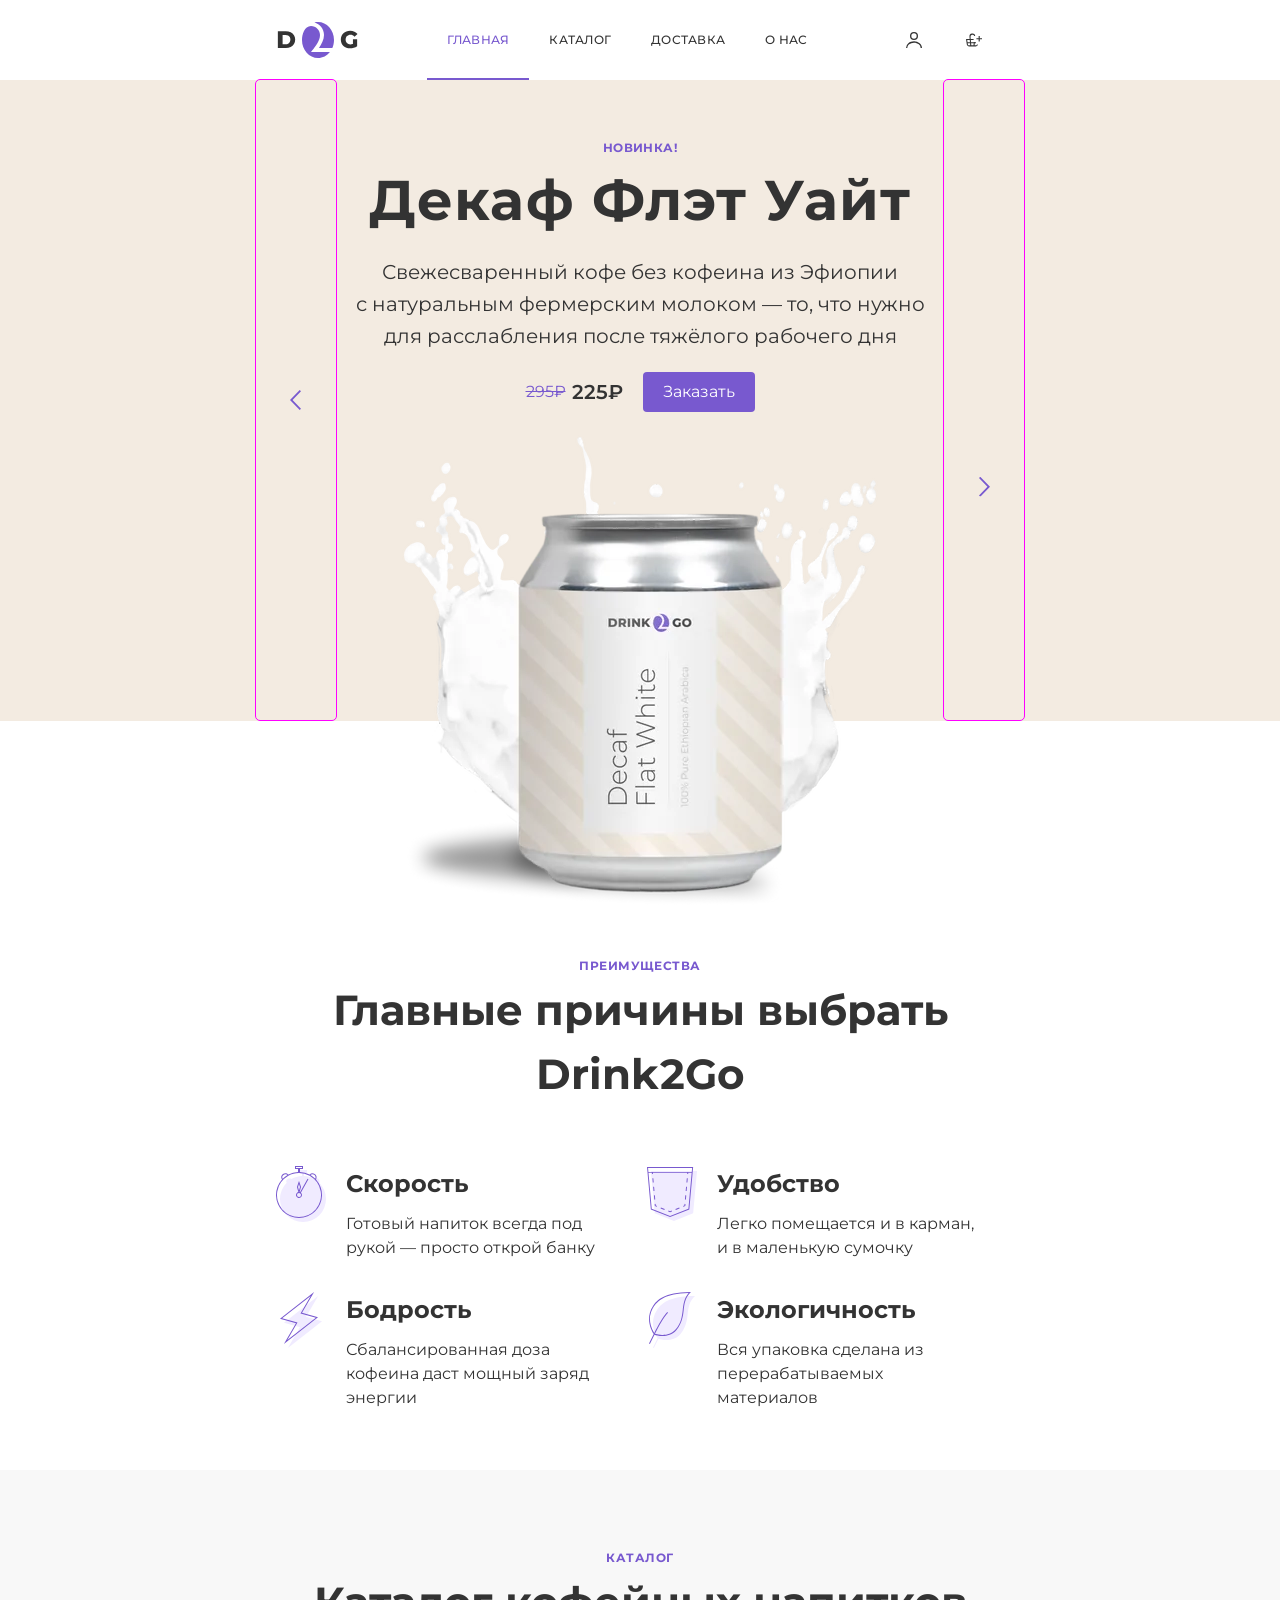
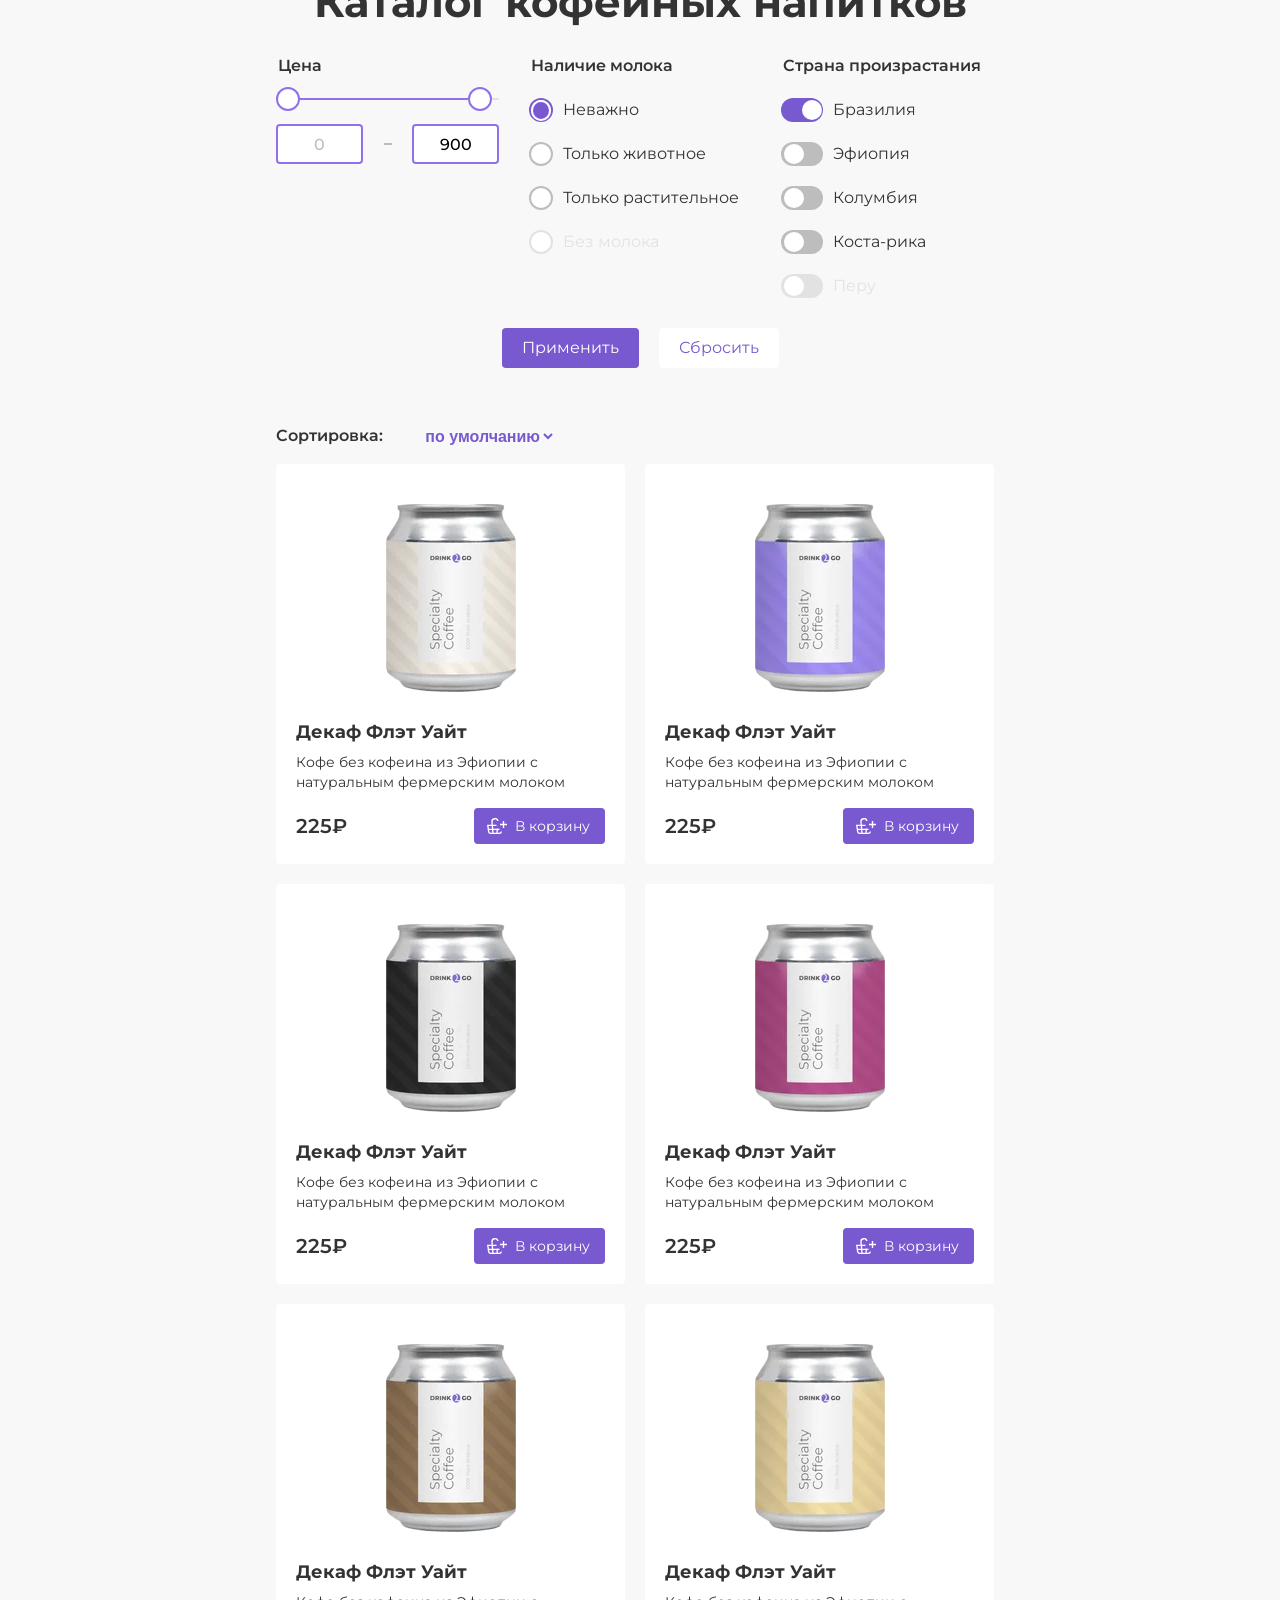
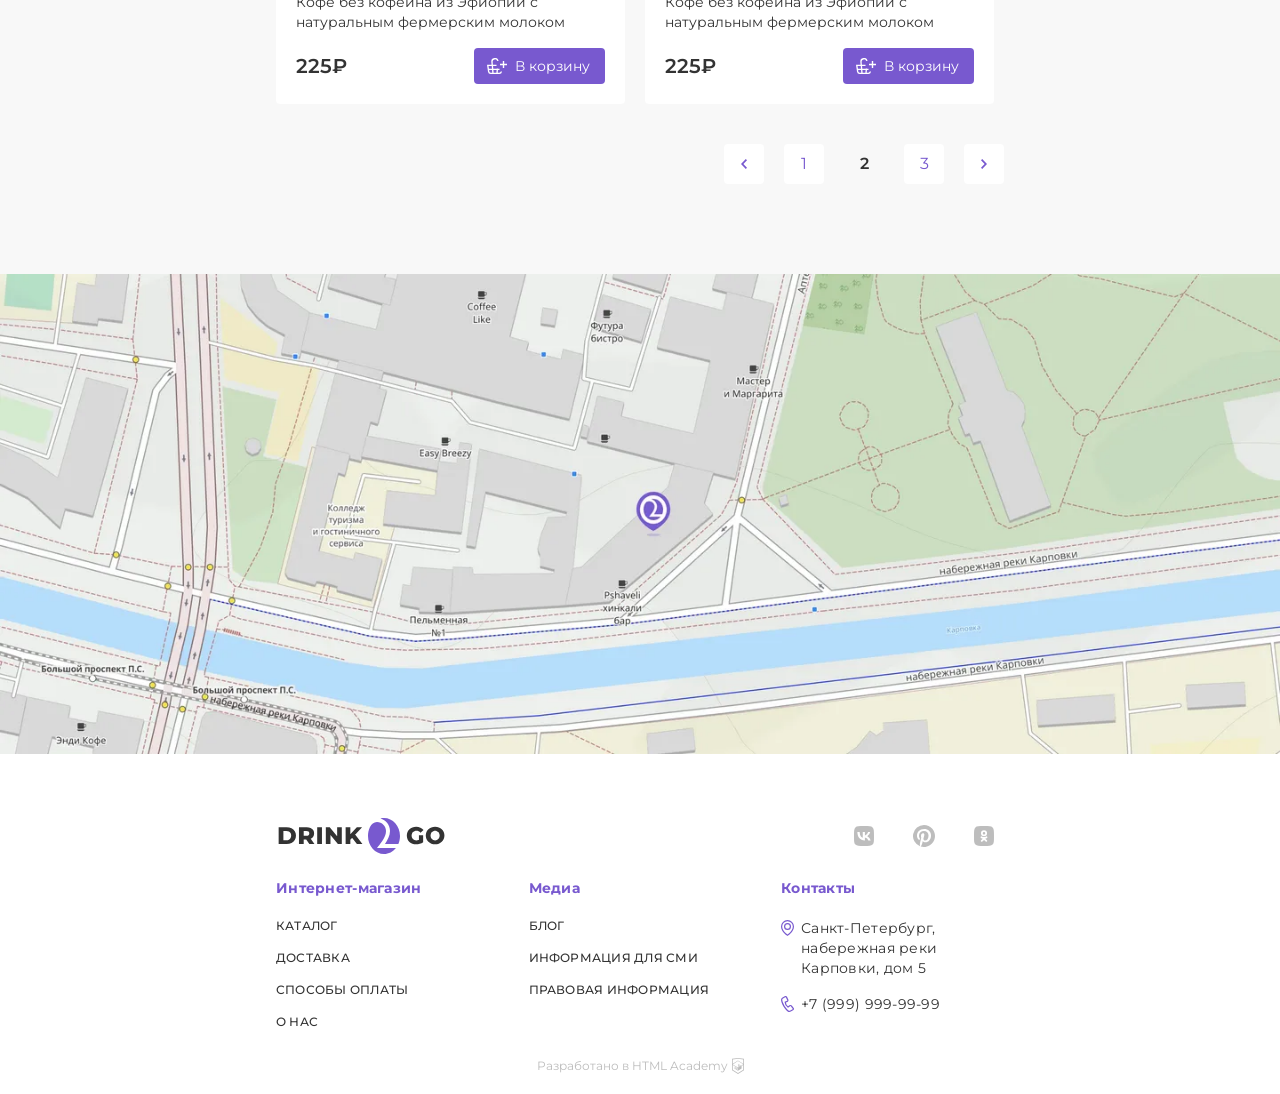
<file: 1/index.html>
<!DOCTYPE html><html class="page" lang="ru"><head><meta charset="UTF-8"><title>Интернет-магазин кофейных напитков</title><meta name="viewport" content="width=device-width,initial-scale=1"><link rel="preload" href="#" type="font/woff2" as="font"><link rel="stylesheet" href="styles/styles.css"><script src="scripts/index.js" defer="defer"></script></head><body class="page__body"><header class="header container" data-test="header"><div class="header__logo-wrapper"><a class="header__logo" href="index.html"><picture><source media="(width >= 1440px)" type="image/svg+xml" width="170" height="36" srcset="images/logo-desktop.svg"><source media="(width >= 768px)" type="image/svg+xml" width="82" height="36" srcset="images/logo-tablet.svg"><img src="images/logo-mobile.svg" width="32" height="36" alt="Логотип"></picture></a><p>Интернет-магазин кофейных напитков</p></div><div class="header__user-menu user-menu"><ul class="user-menu__item"><li class="user-menu__items"><a class="user-menu__link user-menu__link--login" href="#"><span>Войти</span></a></li><li class="user-menu__items"><a class="user-menu__link user-menu__link--cart" href="#"><span>Корзина</span></a></li><li class="user-menu__items"><a class="user-menu__link user-menu__link--menu" href="#"><span class="visually-hidden">Меню</span></a></li></ul></div><nav class="header__navigation navigation navigation--close"><ul class="navigation__item"><li class="navigation__items"><a class="navigation__link navigation__link--active" href="#">Главная</a></li><li class="navigation__items"><a class="navigation__link" href="#">Каталог</a></li><li class="navigation__items"><a class="navigation__link" href="#">Доставка</a></li><li class="navigation__items"><a class="navigation__link" href="#">О нас</a></li></ul></nav></header><main class="main"><section class="hero" data-test="hero"><div class="hero__wrapper container"><button class="hero__slider-button hero__slider-button--back button"></button><div class="hero__slider"><div class="hero__description-wrapper"><h1 class="hero__title">Декаф Флэт Уайт</h1><p class="hero__promo-text">Новинка!</p><p class="hero__description">Свежесваренный кофе без кофеина из Эфиопии с&nbsp;натуральным фермерским молоком — то, что нужно для&nbsp;расслабления после тяжёлого рабочего дня</p><div class="hero__buy-wrapper"><div class="hero__cost-wrapper"><p class="hero__old-price">295₽</p><p class="hero__new-price">225₽</p></div><button class="hero__button-buy button">Заказать</button></div></div><div class="hero__image-wrapper"><picture><source media="(min-width: 1440px)" type="image/webp" width="600" height="600" srcset="images/hero-flat-white-desktop@1x.webp, images/hero-flat-white-desktop@2x.webp 2x"><source media="(min-width: 768px)" type="image/webp" width="476" height="476" srcset="images/hero-flat-white-tablet@1x.webp, images/hero-flat-white-tablet@2x.webp 2x"><source type="image/webp" width="280" height="280" srcset="images/hero-flat-white-mobile@1x.webp, images/hero-flat-white-mobile@2x.webp 2x"><source media="(min-width: 1440px)" type="image/png" width="600" height="600" srcset="images/hero-flat-white-desktop@1x.png, images/hero-flat-white-desktop@2x.png 2x"><source media="(min-width: 768px)" type="image/png" width="476" height="476" srcset="images/hero-flat-white-tablet@1x.png, images/hero-flat-white-tablet@2x.png 2x"><img class="hero__image" src="hero-flat-white-mobile@1x.png" srcset="images/images/hero-flat-white-mobile@2x.png" width="280" height="280" alt="Банка корма с курицей"></picture></div></div><button class="hero__slider-button hero__slider-button--forward button"></button></div><ul class="hero__switch"><li class="hero__switch-items"><button class="button hero__switch-button"></button></li><li class="hero__switch-items"><button class="button hero__switch-button hero__switch-button--unactive"></button></li><li class="hero__switch-items"><button class="button hero__switch-button hero__switch-button--unactive"></button></li></ul></section><section class="features container" data-test="features"><h2 class="features__title">Главные причины выбрать Drink2Go</h2><p class="features__promo-text">Преимущества</p><ul class="features__item"><li class="features__items features__items--speed"><h3 class="features__items-title">Скорость</h3><p class="features__items-description">Готовый напиток всегда под рукой — просто открой банку</p></li><li class="features__items features__items--fit"><h3 class="features__items-title">Удобство</h3><p class="features__items-description">Легко помещается и в карман, и в маленькую сумочку</p></li><li class="features__items features__items--energy"><h3 class="features__items-title">Бодрость</h3><p class="features__items-description">Сбалансированная доза кофеина даст мощный заряд энергии</p></li><li class="features__items features__items--eco"><h3 class="features__items-title">Экологичность</h3><p class="features__items-description">Вся упаковка сделана из перерабатываемых материалов</p></li></ul></section><section class="catalog" data-test="catalog"><div class="catalog__wrapper container"><h2 class="catalog__title">Каталог кофейных напитков</h2><p class="catalog__promo-text">Каталог</p><div class="catalog__inner"><div class="catalog__filter"><form class="catalog__filter-form" action="https://echo.htmlacademy.ru/" method="post"><!-- slider --><fieldset class="catalog__filter-group"><legend class="catalog__filter-title">Цена</legend><ul class="catalog__filter-cost-list"><li class="catalog__filter-cost-item"><div class="catalog__slider-wrapper"><div class="catalog__slider-content"></div><div class="catalog__slider-content catalog__slider-content--active"><button class="catalog__slider catalog__slider--min" type="button"><span></span></button> <button class="catalog__slider catalog__slider--max" type="button"><span></span></button></div></div></li><li class="catalog__filter-cost-item"><div class="catalog__cost-input-wrapper"><label class="catalog__control-filter-cost"><span class="catalog__control-filter-text visually-hidden">от</span> <input class="catalog__filter-cost-input catalog__filter-cost-input--left" name="low-cost" type="text" placeholder="0"></label><div></div><label class="catalog__control-filter-cost"><span class="catalog__control-filter-text visually-hidden">до</span> <input class="catalog__filter-cost-input catalog__filter-cost-input--right" name="hight-cost" type="text" value="900"></label></div></li></ul></fieldset><!-- radio --><fieldset class="catalog__filter-group"><legend class="catalog__filter-title">Наличие молока</legend><ul class="catalog__filter-radio-list"><li class="catalog__filter-radio-item"><label class="catalog__control"><input class="catalog__control-input visually-hidden" type="radio" name="type-milk" value="hight-hotel" checked="checked"> <span class="catalog__control-input-check catalog__control-input-radio"><span></span></span> <span class="catalog__control-input-text">Неважно</span></label></li><li class="catalog__filter-radio-item"><label class="catalog__control"><input class="catalog__control-input visually-hidden" type="radio" name="type-milk" value="hotel"> <span class="catalog__control-input-check catalog__control-input-radio"><span></span></span> <span class="catalog__control-input-text">Только животное</span></label></li><li class="catalog__filter-radio-item"><label class="catalog__control"><input class="catalog__control-input visually-hidden" type="radio" name="type-milk" value="apartament"> <span class="catalog__control-input-check catalog__control-input-radio"><span></span></span> <span class="catalog__control-input-text">Только растительное</span></label></li><li class="catalog__filter-radio-item catalog__filter-radio-item--disabled"><label class="catalog__control"><input class="catalog__control-input visually-hidden" type="radio" name="type-milk" value="apartament" disabled="disabled"> <span class="catalog__control-input-check catalog__control-input-radio"><span></span></span> <span class="catalog__control-input-text">Без молока</span></label></li></ul></fieldset><!-- checkbox --><fieldset class="catalog__filter-group"><legend class="catalog__filter-title">Страна произрастания</legend><ul class="catalog__filter-checkbox-list"><li class="catalog__filter-checkbox-item"><label class="catalog__control catalog__control--checkbox"><input class="catalog__control-input visually-hidden" type="checkbox" name="brasil" checked="checked"> <span class="catalog__control-input-check catalog__control-input-check--checkbox"></span> <span class="catalog__control-input-text">Бразилия</span></label></li><li class="catalog__filter-checkbox-item"><label class="catalog__control catalog__control--checkbox"><input class="catalog__control-input visually-hidden" type="checkbox" name="efiop"> <span class="catalog__control-input-check catalog__control-input-check--checkbox"></span> <span class="catalog__control-input-text">Эфиопия</span></label></li><li class="catalog__filter-checkbox-item"><label class="catalog__control catalog__control--checkbox"><input class="catalog__control-input visually-hidden" type="checkbox" name="columb"> <span class="catalog__control-input-check catalog__control-input-check--checkbox"></span> <span class="catalog__control-input-text">Колумбия</span></label></li><li class="catalog__filter-checkbox-item"><label class="catalog__control catalog__control--checkbox"><input class="catalog__control-input visually-hidden" type="checkbox" name="kosta-rika"> <span class="catalog__control-input-check catalog__control-input-check--checkbox"></span> <span class="catalog__control-input-text">Коста-рика</span></label></li><li class="catalog__filter-checkbox-item"><label class="catalog__control catalog__control--checkbox"><input class="catalog__control-input visually-hidden" type="checkbox" name="peru" disabled="disabled"> <span class="catalog__control-input-check catalog__control-input-check--checkbox"></span> <span class="catalog__control-input-text">Перу</span></label></li></ul></fieldset><div class="catalog__container-button"><button class="catalog__button--apply button" type="submit">Применить</button> <button class="catalog__button--reset button" type="reset">Сбросить</button></div></form></div><div class="catalog__result-wrapper"><div class="catalog__results"><form class="catalog__sort" action="https://echo.htmlacademy.ru/" method="post"><div class="catalog__sort-group"><p class="catalog__sort-title">Сортировка:</p><select class="catalog__sort-select" name="sort" id="sort"><option value="default">по умолчанию</option><option value="price">по цене</option><option value="popular">по популярности</option></select></div></form></div><ul class="catalog__item"><!-- 1 --><li class="catalog__items catalog-card"><h2 class="catalog-card__title">Декаф Флэт Уайт</h2><div class="catalog-card__image-wrapper"><picture><source type="image/webp" width="130" height="188" srcset="images/coffee-can-1@1x.webp, images/coffee-can-1@2x.webp 2x"><img class="hero__image" src="images/coffee-can-1@1x.png" srcset="images/coffee-can-1@2x.png" width="130" height="188" alt="Декаф Флэт Уайт"></picture></div><p class="catalog-card__description">Кофе без кофеина из Эфиопии с натуральным фермерским молоком</p><div class="catalog-card__cost-wrapper"><p class="catalog-card__price"><span>225</span>₽</p><button class="catalog-card__button button">В корзину</button></div></li><!-- 2 --><li class="catalog__items catalog-card"><h2 class="catalog-card__title">Декаф Флэт Уайт</h2><div class="catalog-card__image-wrapper"><picture><source type="image/webp" width="130" height="188" srcset="images/coffee-can-2@1x.webp, images/coffee-can-2@2x.webp 2x"><img class="hero__image" src="images/coffee-can-2@1x.png" srcset="images/coffee-can-2@2x.png" width="130" height="188" alt="Декаф Флэт Уайт"></picture></div><p class="catalog-card__description">Кофе без кофеина из Эфиопии с натуральным фермерским молоком</p><div class="catalog-card__cost-wrapper"><p class="catalog-card__price"><span>225</span>₽</p><button class="catalog-card__button button">В корзину</button></div></li><!-- 3 --><li class="catalog__items catalog-card"><h2 class="catalog-card__title">Декаф Флэт Уайт</h2><div class="catalog-card__image-wrapper"><picture><source type="image/webp" width="130" height="188" srcset="images/coffee-can-3@1x.webp, images/coffee-can-3@2x.webp 2x"><img class="hero__image" src="images/coffee-can-3@1x.png" srcset="images/coffee-can-3@2x.png" width="130" height="188" alt="Декаф Флэт Уайт"></picture></div><p class="catalog-card__description">Кофе без кофеина из Эфиопии с натуральным фермерским молоком</p><div class="catalog-card__cost-wrapper"><p class="catalog-card__price"><span>225</span>₽</p><button class="catalog-card__button button">В корзину</button></div></li><!-- 4 --><li class="catalog__items catalog-card"><h2 class="catalog-card__title">Декаф Флэт Уайт</h2><div class="catalog-card__image-wrapper"><picture><source type="image/webp" width="130" height="188" srcset="images/coffee-can-4@1x.webp, images/coffee-can-4@2x.webp 2x"><img class="hero__image" src="images/coffee-can-4@1x.png" srcset="images/coffee-can-4@2x.png" width="130" height="188" alt="Декаф Флэт Уайт"></picture></div><p class="catalog-card__description">Кофе без кофеина из Эфиопии с натуральным фермерским молоком</p><div class="catalog-card__cost-wrapper"><p class="catalog-card__price"><span>225</span>₽</p><button class="catalog-card__button button">В корзину</button></div></li><!-- 5 --><li class="catalog__items catalog-card"><h2 class="catalog-card__title">Декаф Флэт Уайт</h2><div class="catalog-card__image-wrapper"><picture><source type="image/webp" width="130" height="188" srcset="images/coffee-can-5@1x.webp, images/coffee-can-5@2x.webp 2x"><img class="hero__image" src="images/coffee-can-5@1x.png" srcset="images/coffee-can-5@2x.png" width="130" height="188" alt="Декаф Флэт Уайт"></picture></div><p class="catalog-card__description">Кофе без кофеина из Эфиопии с натуральным фермерским молоком</p><div class="catalog-card__cost-wrapper"><p class="catalog-card__price"><span>225</span>₽</p><button class="catalog-card__button button">В корзину</button></div></li><!-- 6 --><li class="catalog__items catalog-card"><h2 class="catalog-card__title">Декаф Флэт Уайт</h2><div class="catalog-card__image-wrapper"><picture><source type="image/webp" width="130" height="188" srcset="images/coffee-can-6@1x.webp, images/coffee-can-6@2x.webp 2x"><img class="hero__image" src="images/coffee-can-6@1x.png" srcset="images/coffee-can-6@2x.png" width="130" height="188" alt="Декаф Флэт Уайт"></picture></div><p class="catalog-card__description">Кофе без кофеина из Эфиопии с натуральным фермерским молоком</p><div class="catalog-card__cost-wrapper"><p class="catalog-card__price"><span>225</span>₽</p><button class="catalog-card__button button">В корзину</button></div></li></ul><ul class="catalog__pagination pagination"><li class="pagination__items"><a class="pagination__items-link pagination__items-link--arrow-back" href="#"><svg width="6" height="10" viewBox="0 0 6 10" xmlns="http://www.w3.org/2000/svg"><path fill-rule="evenodd" clip-rule="evenodd" d="m4.8 0 1.2 1.24-3.62 3.76 3.62 3.76-1.2 1.24-4.8-5 4.8-5Z"/></svg></a></li><li class="pagination__items"><a class="pagination__items-link" href="#">1</a></li><li class="pagination__items pagination__items--active"><a class="pagination__items-link" href="#">2</a></li><li class="pagination__items"><a class="pagination__items-link" href="#">3</a></li><li class="pagination__items"><a class="pagination__items-link pagination__items-link--arrow-next" href="#"><svg width="6" height="10" viewBox="0 0 6 10" xmlns="http://www.w3.org/2000/svg" transform="scale(-1 1)"><path fill-rule="evenodd" clip-rule="evenodd" d="m4.8 0 1.2 1.24-3.62 3.76 3.62 3.76-1.2 1.24-4.8-5 4.8-5Z"/></svg></a></li></ul></div></div></div></section><section class="map" data-test="map"><h2 class="map__title visually-hidden">Мы на карте</h2><div class="map__wrapper"></div></section></main><footer class="footer container" data-test="footer"><div class="footer__wrapper"><div class="footer__header divider"><div class="footer__logo-wrapper"><a class="footer__logo" href="index.html"><picture><source media="(width >= 768px)" type="image/svg+xml" width="170" height="36" srcset="images/logo-desktop.svg"><img src="images/logo-tablet.svg" width="82" height="36" alt="Логотип"></picture></a><p>Интернет-магазин кофейных напитков</p></div><ul class="footer-social-list social-list"><li class="social-list-items"><a class="social-list-link social-list-link--vk" href="#"><span class="visually-hidden">Вконтакте</span></a></li><li class="social-list-items"><a class="social-list-link social-list-link--pinterest" href="#"><span class="visually-hidden">Pinterest</span></a></li><li class="social-list-items"><a class="social-list-link social-list-link--ok" href="#"><span class="visually-hidden">Одноклассники</span></a></li></ul></div><ul class="footer__navigation"><li class="footer__navigation-items divider"><h4 class="footer__navigation-items-title">Интернет-магазин</h4><ul class="footer__shop-link-item"><li class="footer__shop-link-items"><a class="footer__shop-link" href="#">Каталог</a></li><li class="footer__shop-link-items"><a class="footer__shop-link" href="#">Доставка</a></li><li class="footer__shop-link-items"><a class="footer__shop-link" href="#">Способы оплаты</a></li><li class="footer__shop-link-items"><a class="footer__shop-link" href="#">О нас</a></li></ul></li><li class="footer__navigation-items divider"><h4 class="footer__navigation-items-title">Медиа</h4><ul class="footer__shop-link-item"><li class="footer__shop-link-items"><a class="footer__shop-link" href="#">Блог</a></li><li class="footer__shop-link-items"><a class="footer__shop-link" href="#">Информация для СМИ</a></li><li class="footer__shop-link-items"><a class="footer__shop-link" href="#">Правовая информация</a></li></ul></li><li class="footer__navigation-items divider"><h4 class="footer__navigation-items-title">Контакты</h4><ul class="footer__shop-link-item"><li class="footer__shop-link-items"><address class="footer__shop-link footer__shop-link--address">Санкт-Петербург, набережная реки Карповки, дом 5</address></li><li class="footer__shop-link-items"><a class="footer__shop-link footer__shop-link--tel" href="tel:+79999999999">+7 (999) 999-99-99</a></li></ul></li></ul></div><p class="footer__html-academy">Разработано в <a href="#">HTML Academy</a></p></footer></body></html>
</file>
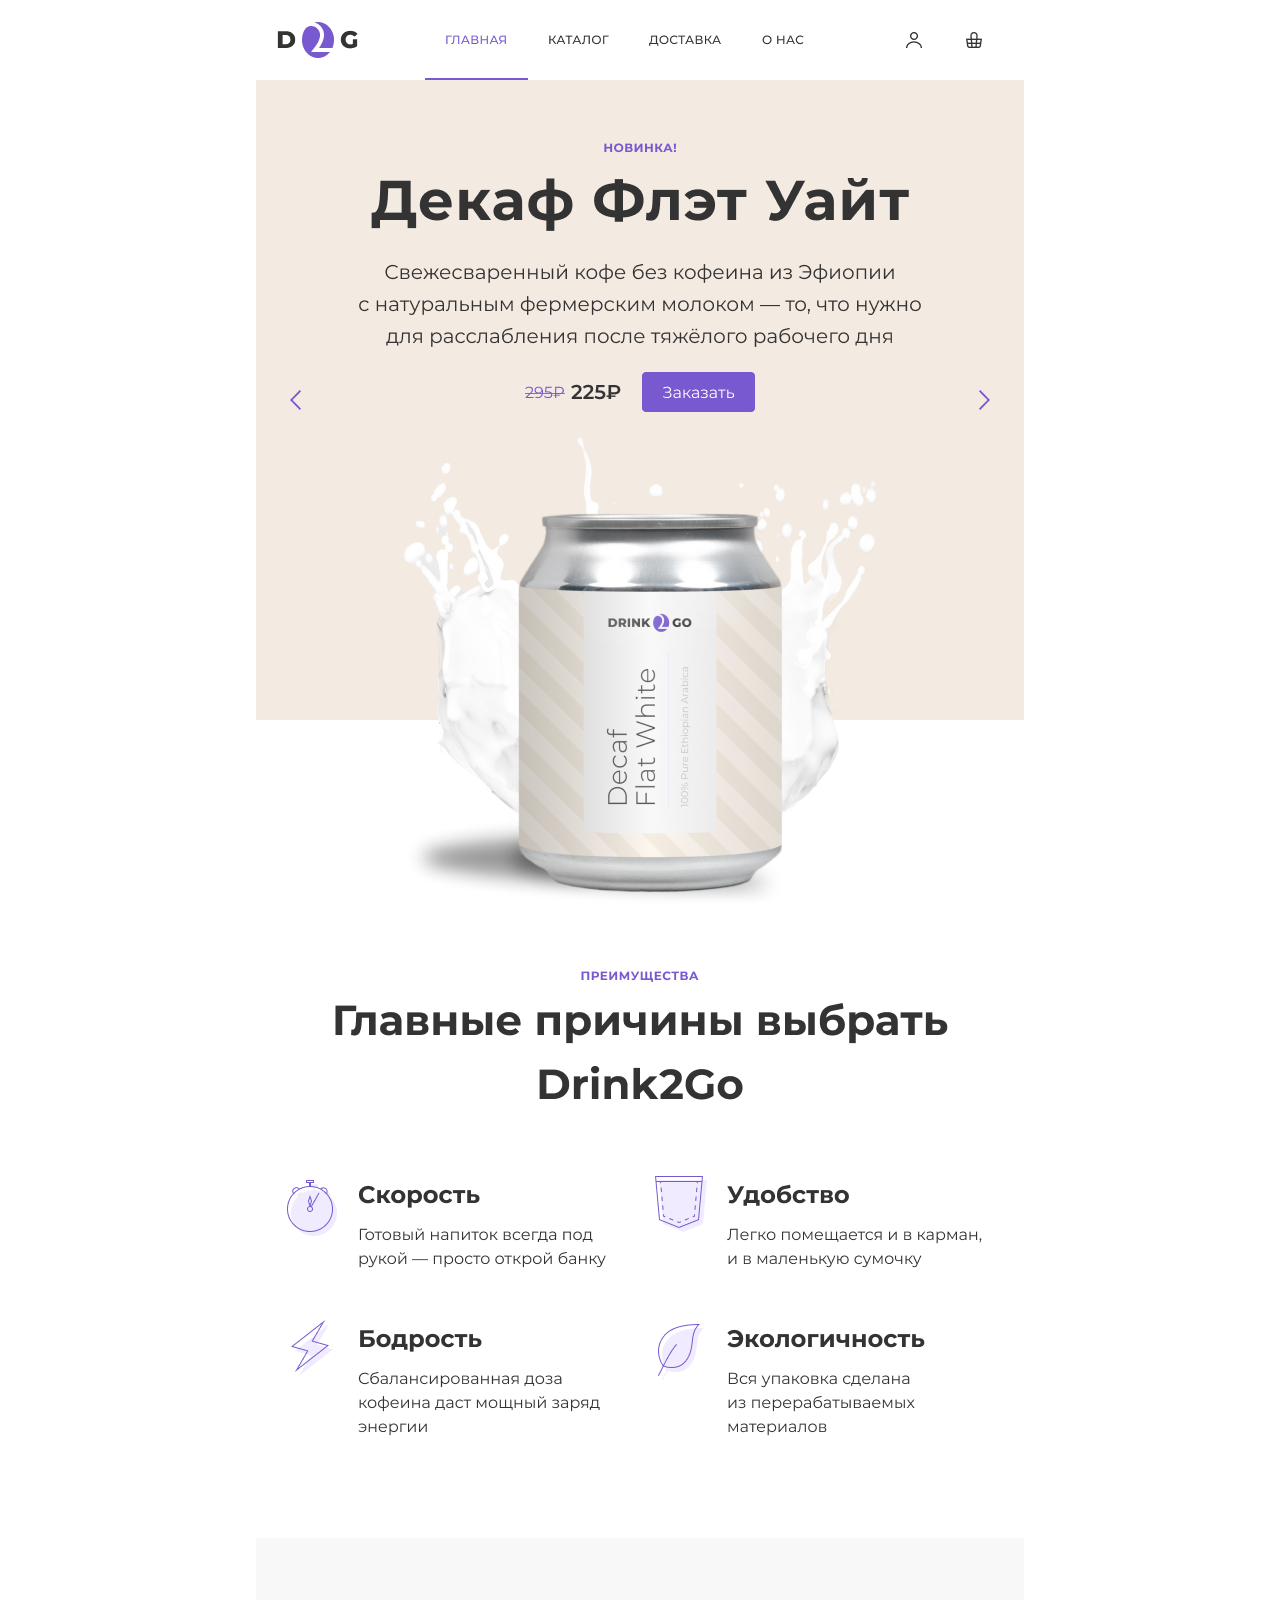
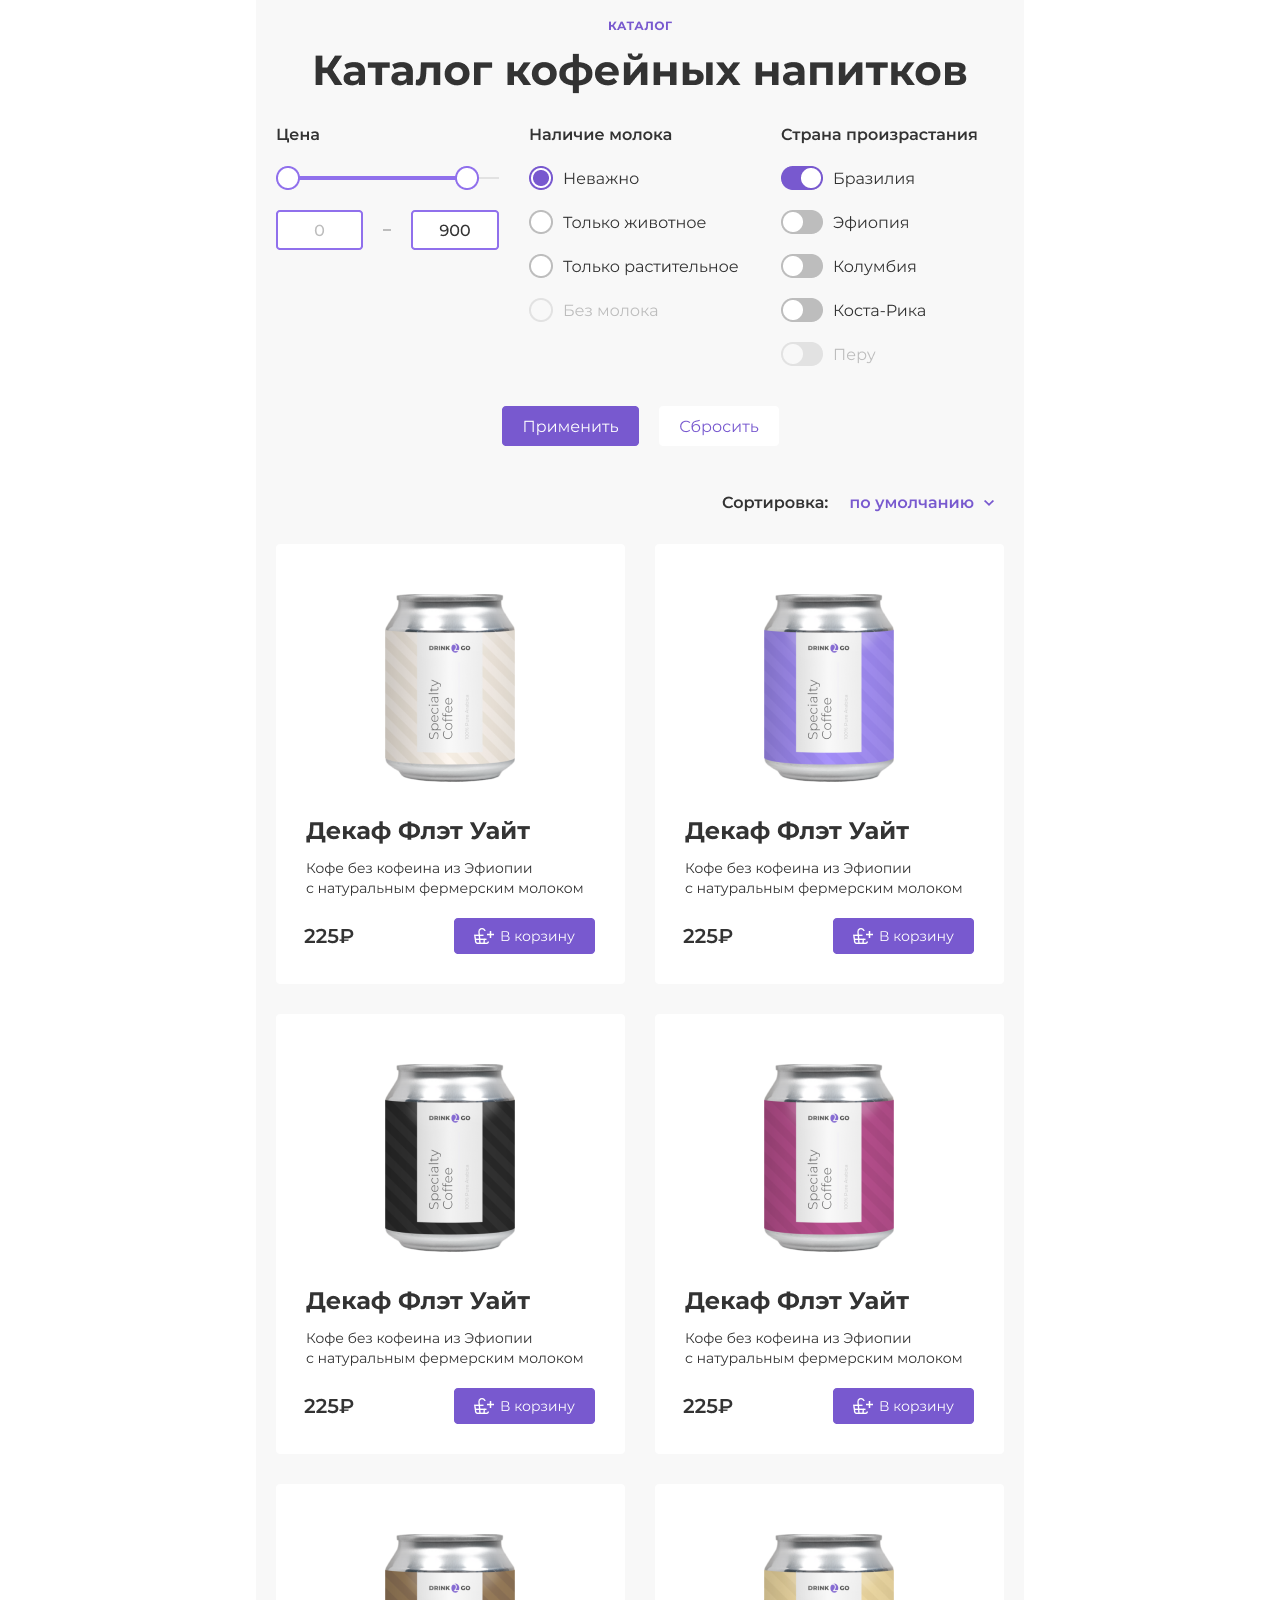
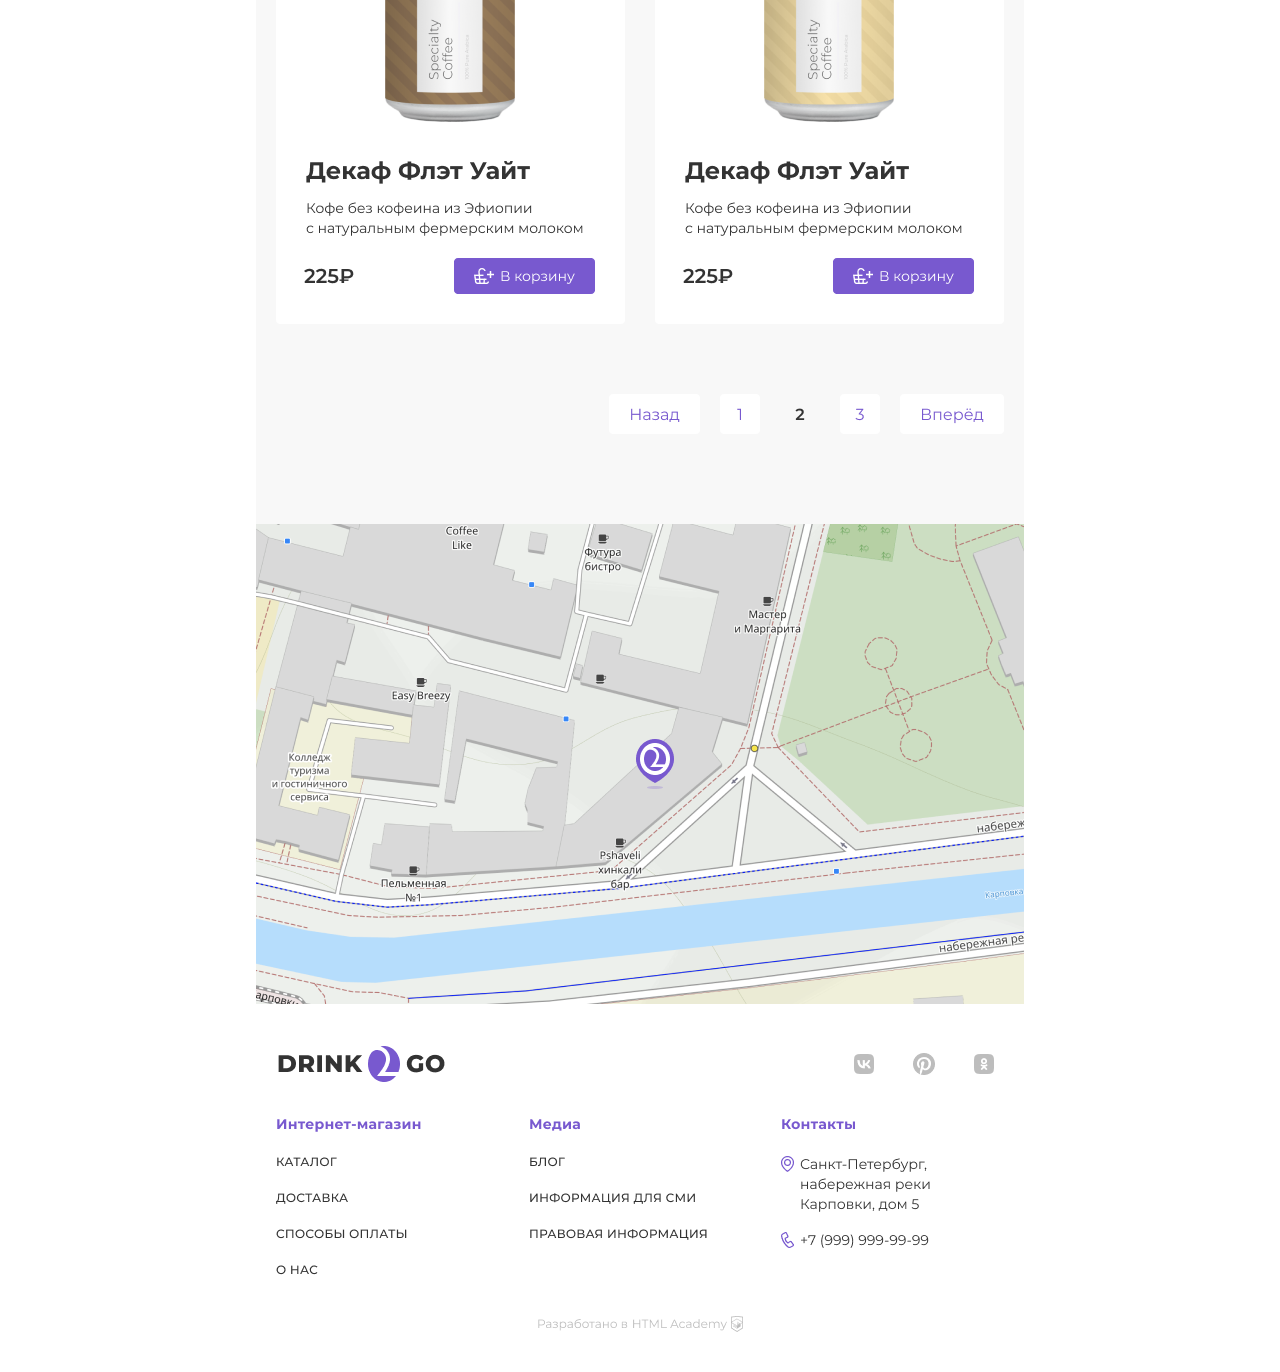
<file: figma/index.html>
<!DOCTYPE html>
<html lang="ru">
<head>
  <meta charset="utf-8">
  <link href="style.css" rel="stylesheet">
  <title>Drink2Go</title>
</head>
<body>
<header data-test="header">
  <picture>
    <source media="(min-width: 1440px)" srcset="sections/Header.png" >
    <source media="(min-width: 768px)" srcset="sections/Header(1).png" >
    <img src="sections/Header(2).png" alt="">
  </picture>
</header>
<main>
  <section data-test="hero">
    <picture>
      <source media="(min-width: 1440px)" srcset="sections/Slider.png" >
      <source media="(min-width: 768px)" srcset="sections/Slider(1).png" >
      <img src="sections/Slider(2).png" alt="">
    </picture>
  </section>
  <section data-test="features">
    <picture>
      <source media="(min-width: 1440px)" srcset="sections/Features.png" >
      <source media="(min-width: 768px)" srcset="sections/Features(1).png" >
      <img src="sections/Features(2).png" alt="">
    </picture>
  </section>
  <section data-test="catalog">
    <picture>
      <source media="(min-width: 1440px)" srcset="sections/Catalog.png" >
      <source media="(min-width: 768px)" srcset="sections/Catalog(1).png" >
      <img src="sections/Catalog(2).png" alt="">
    </picture>
  </section>
  <section data-test="map">
    <picture>
      <source media="(min-width: 1440px)" srcset="sections/Map.png" >
      <source media="(min-width: 768px)" srcset="sections/Map(1).png" >
      <img src="sections/Map(2).png" alt="">
    </picture>
  </section>
</main>
<footer data-test="footer">
  <picture>
    <source media="(min-width: 1440px)" srcset="sections/Footer.png" >
    <source media="(min-width: 768px)" srcset="sections/Footer(1).png" >
    <img src="sections/Footer(2).png" alt="">
  </picture>
</footer>
</body>
</html>
</file>
<file: 1/styles/styles.css>
*,:before,:after{box-sizing:border-box}body{color:#333;flex-direction:column;min-width:320px;min-height:100vh;margin:0;font-family:Montserrat,Arial,sans-serif;font-size:14px;font-weight:400;line-height:20px;display:flex}@font-face{font-family:Montserrat;font-weight:400;font-style:normal;font-display:swap;src:url(../fonts/Montserrat-Regular.woff2)format("woff2")}@font-face{font-family:Montserrat;font-weight:500;font-style:normal;font-display:swap;src:url(../fonts/Montserrat-Medium.woff2)format("woff2")}@font-face{font-family:Montserrat;font-weight:600;font-style:normal;font-display:swap;src:url(../fonts/Montserrat-SemiBold.woff2)format("woff2")}@font-face{font-family:Montserrat;font-weight:700;font-style:normal;font-display:swap;src:url(../fonts/Montserrat-Bold.woff2)format("woff2")}@font-face{font-family:Montserrat;font-weight:800;font-style:normal;font-display:swap;src:url(../fonts/Montserrat-ExtraBold.woff2)format("woff2")}.visually-hidden{white-space:nowrap;-webkit-clip-path:inset(100%);clip-path:inset(100%);clip:rect(0 0 0 0);border:0;width:1px;height:1px;margin:-1px;padding:0;position:absolute;overflow:hidden}.button{color:#fff;text-align:center;cursor:pointer;background-color:#7859cf;border:none;border-radius:4px;justify-content:center;align-items:center;padding:8px 20px;font-family:Montserrat,Arial,sans-serif;font-size:16px;font-weight:400;line-height:24px;display:flex}.button:hover,.button:focus-visible{background-color:#9070ec}.button:active{background-color:#593cac}.button:disabled{cursor:unset;background-color:#bdbdbd}.divider{position:relative}.divider:after{content:"";background-color:#f0ebff;width:100%;height:1px;position:absolute;bottom:0;left:0;box-shadow:-220px 0 #f0ebff,225px 0 #f0ebff}@media (width>=768px){.divider:after{content:none}}.container{width:320px;margin:0 auto}@media (width>=768px){.container{width:768px}}@media (width>=1440px){.container{width:1440px}}.header{color:#333;letter-spacing:.02em;text-align:center;background-color:#fff;flex-wrap:wrap;justify-content:space-between;align-items:center;font-size:12px;font-weight:500;line-height:16px;display:flex}@media (width>=768px){.header{padding-right:20px}}@media (width>=1440px){.header{padding-left:40px;padding-right:20px}}.header__logo{text-align:left;margin-right:auto;padding:12px;font-size:12px;font-weight:400;line-height:16px}@media (width>=768px){.header__logo{margin-right:0;padding-left:20px}}@media (width>=1440px){.header__logo{padding-left:0}}.header__logo img{display:block}.header__logo-wrapper{align-items:center;gap:20px;display:flex}.header__logo-wrapper p{display:none}@media (width>=1440px){.header__logo-wrapper p{text-align:left;width:150px;font-size:12px;font-weight:400;line-height:16px;display:flex}}@media (width>=768px){.header__user-menu{order:1}}.user-menu__item{flex-wrap:wrap;margin:0;padding:0;list-style:none;display:flex}@media (width>=1440px){.user-menu__item{gap:20px}}.user-menu__link{text-transform:uppercase;color:#333;justify-content:center;align-items:center;min-width:60px;min-height:60px;text-decoration:none;display:flex;position:relative}@media (width>=768px){.user-menu__link{min-height:80px}}@media (width>=1440px){.user-menu__link{padding:32px 20px 32px 44px}}.user-menu__link:before{content:"";background-color:#333;width:16px;position:absolute}.user-menu__link:hover,.user-menu__link:focus-visible{color:#7859cf}.user-menu__link:hover:before,.user-menu__link:focus-visible:before{background-color:#333}@media (width>=1440px){.user-menu__link:hover:before,.user-menu__link:focus-visible:before{background-color:#7859cf}}.user-menu__link:active{background-color:#f0ebff}.user-menu__link span{display:none}@media (width>=1440px){.user-menu__link span{display:flex}}.user-menu__link--login:before{content:"";width:16px;height:16px;position:absolute;top:50%;left:50%;transform:translate(-50%,-50%);-webkit-mask-image:url(../icons/stack.svg#icon-user);mask-image:url(../icons/stack.svg#icon-user);-webkit-mask-position:50%;mask-position:50%;-webkit-mask-size:16px 16px;mask-size:16px 16px;-webkit-mask-repeat:no-repeat;mask-repeat:no-repeat}@media (width>=1440px){.user-menu__link--login:before{left:28px}}.user-menu__link--cart:before{content:"";width:16px;height:16px;position:absolute;top:50%;left:50%;transform:translate(-50%,-50%);-webkit-mask-image:url(../icons/stack.svg#icon-cart);mask-image:url(../icons/stack.svg#icon-cart);-webkit-mask-position:50%;mask-position:50%;-webkit-mask-size:16px 16px;mask-size:16px 16px;-webkit-mask-repeat:no-repeat;mask-repeat:no-repeat}@media (width>=1440px){.user-menu__link--cart:before{left:20px}}.user-menu__link--menu:before{content:"";width:16px;height:16px;position:absolute;top:50%;left:50%;transform:translate(-50%,-50%);-webkit-mask-image:url(../icons/stack.svg#icon-menu-default);mask-image:url(../icons/stack.svg#icon-menu-default);-webkit-mask-position:50%;mask-position:50%;-webkit-mask-size:16px 16px;mask-size:16px 16px;-webkit-mask-repeat:no-repeat;mask-repeat:no-repeat}.user-menu__link--menu-opened:before{content:"";width:16px;height:16px;position:absolute;top:50%;left:50%;transform:translate(-50%,-50%);-webkit-mask-image:url(../icons/stack.svg#icon-menu-opened);mask-image:url(../icons/stack.svg#icon-menu-opened);-webkit-mask-position:50%;mask-position:50%;-webkit-mask-size:16px 16px;mask-size:16px 16px;-webkit-mask-repeat:no-repeat;mask-repeat:no-repeat}@media (width>=768px){.user-menu__link--menu{display:none}}.navigation{justify-content:center;align-items:center;display:flex;position:relative}.navigation--close{display:none}@media (width>=768px){.navigation--close{display:flex}}.navigation__item{z-index:10;background-color:#fff;flex-wrap:wrap;margin:0;padding:0;list-style:none;display:flex;position:absolute;top:30px;left:-320px}@media (width>=768px){.navigation__item{position:relative;top:auto;left:auto}}.navigation__items{position:relative}.navigation__items:after{content:"";background-color:#f0ebff;width:100%;height:1px;position:absolute;bottom:0;left:0;box-shadow:-220px 0 #f0ebff,225px 0 #f0ebff}@media (width>=768px){.navigation__items:after{content:none}}.navigation__items:first-child:before{content:"";background-color:#f0ebff;width:100%;height:1px;position:absolute;top:0;left:0;box-shadow:-220px 0 #f0ebff,225px 0 #f0ebff}@media (width>=768px){.navigation__items:first-child:before{content:none}}.navigation__link{text-transform:uppercase;color:#333;justify-content:center;align-items:center;width:320px;padding:20px;text-decoration:none;display:flex}@media (width>=768px){.navigation__link{width:auto;padding:32px 20px}}@media (width>=1440px){.navigation__link:hover,.navigation__link:focus-visible{color:#7859cf}}.navigation__link:active{background-color:#f0ebff}@media (width>=768px){.navigation__link--active{color:#7859cf;position:relative}.navigation__link--active:after{content:"";background-color:#7859cf;width:100%;height:2px;position:absolute;bottom:0;left:0}}.main{flex-grow:1}.hero{background-color:#f3ebe1}@media (width>=1440px){.hero{flex-direction:column;align-items:center;display:flex}}.hero__wrapper{flex-wrap:wrap;justify-content:space-between;align-items:flex-start;width:320px;display:flex}@media (width>=768px){.hero__wrapper{width:768px;margin-bottom:187px}}@media (width>=1440px){.hero__wrapper{width:1440px;margin-bottom:0}}.hero__slider-button{background-color:unset;width:20px;min-height:656px;padding:0}@media (width>=768px){.hero__slider-button{width:80px;min-height:640px}}@media (width>=1440px){.hero__slider-button{min-height:714px}}.hero__slider-button--back{position:relative}.hero__slider-button--back:after{content:"";background-color:#7859cf;width:20px;height:20px;position:absolute;top:50%;transform:translateY(-50%);-webkit-mask-image:url(../icons/stack.svg#icon-button-arrow);mask-image:url(../icons/stack.svg#icon-button-arrow);-webkit-mask-position:50%;mask-position:50%;-webkit-mask-size:20px 20px;mask-size:20px 20px;-webkit-mask-repeat:no-repeat;mask-repeat:no-repeat}.hero__slider-button--forward:after{content:"";background-color:#7859cf;width:20px;height:20px;position:absolute;top:50%;transform:translateY(134%)rotate(180deg);-webkit-mask-image:url(../icons/stack.svg#icon-button-arrow);mask-image:url(../icons/stack.svg#icon-button-arrow);-webkit-mask-position:50%;mask-position:50%;-webkit-mask-size:20px 20px;mask-size:20px 20px;-webkit-mask-repeat:no-repeat;mask-repeat:no-repeat}.hero__slider{flex-flow:column wrap;align-items:center;gap:10px;width:280px;display:flex}@media (width>=768px){.hero__slider{gap:unset;width:608px}}@media (width>=1440px){.hero__slider{flex-direction:row;align-items:flex-start;gap:30px;width:1280px}}.hero__description-wrapper{flex-flow:column wrap;align-items:center;gap:10px;width:280px;padding-top:20px;display:flex}@media (width>=768px){.hero__description-wrapper{gap:unset;min-width:608px;padding-top:60px}}@media (width>=1440px){.hero__description-wrapper{align-items:flex-start;padding-top:180px}}.hero__image-wrapper{order:-2;display:flex}@media (width>=768px){.hero__image-wrapper{order:1;margin-bottom:-187px}}@media (width>=1440px){.hero__image-wrapper{order:-2;margin-bottom:0;padding-top:30px}}.hero__image{display:flex}.hero__promo-text{letter-spacing:.04em;text-align:center;text-transform:uppercase;color:#7859cf;order:-1;margin:0;font-size:12px;font-weight:700;line-height:16px;display:flex}@media (width>=768px){.hero__promo-text{margin-bottom:4px}}.hero__title{letter-spacing:.02em;text-align:center;margin:0;font-size:36px;font-weight:700;line-height:48px}@media (width>=768px){.hero__title{letter-spacing:.02em;text-align:center;margin-bottom:16px;font-size:56px;font-weight:700;line-height:80px}}.hero__description{text-align:center;margin:0;font-size:14px;font-weight:400;line-height:20px;display:flex}@media (width>=768px){.hero__description{text-align:center;margin-bottom:20px;font-size:20px;font-weight:400;line-height:32px}}@media (width>=1440px){.hero__description{text-align:left;margin-bottom:40px}}.hero__buy-wrapper{flex-wrap:wrap;align-items:center;gap:20px;display:flex}@media (width>=768px){.hero__buy-wrapper{margin-bottom:20px}}.hero__cost-wrapper{flex-wrap:wrap;align-items:center;gap:6px;display:flex}.hero__old-price{text-align:left;color:#7859cf;margin:0;font-size:16px;font-weight:400;line-height:32px;text-decoration:line-through}.hero__new-price{text-align:left;margin:0;font-size:20px;font-weight:600;line-height:32px}.hero__switch{margin:0;list-style:none;display:none}@media (width>=1440px){.hero__switch{gap:8px;margin-top:-73px;margin-bottom:70px;display:flex}}.hero__switch-button{border-radius:0;width:64px;height:4px;padding:0}.hero__switch-button--unactive{background-color:#fff}.features{flex-flow:column wrap;align-items:center;padding:50px 20px 60px;display:flex}.features__title{text-align:center;margin:0 0 36px;font-size:24px;font-weight:700;line-height:36px}@media (width>=768px){.features__title{text-align:center;margin-bottom:60px;font-size:42px;line-height:64px}}@media (width>=1440px){.features__title{margin-bottom:80px}}.features__promo-text{letter-spacing:.04em;text-align:center;text-transform:uppercase;color:#7859cf;order:-2;margin:0 0 4px;font-size:12px;font-weight:700;line-height:16px}.features__item{flex-wrap:wrap;gap:32px;margin:0;padding:0;list-style:none;display:flex}.features__items{text-align:center}@media (width>=768px){.features__items{max-width:339px}}@media (width>=1440px){.features__items{max-width:318px}}.features__items-title{text-align:center;margin:0 0 4px;padding-top:66px;font-size:18px;font-weight:700;line-height:32px}@media (width>=768px){.features__items-title{text-align:left;margin-bottom:10px;padding-top:0;padding-left:70px;font-size:24px;line-height:36px}}@media (width>=1440px){.features__items-title{text-align:center;padding-top:66px;padding-left:0}}.features__items-description{text-align:center;margin:0;font-size:14px;font-weight:400;line-height:20px}@media (width>=768px){.features__items-description{text-align:left;padding-left:70px;font-size:16px;line-height:24px}}@media (width>=1440px){.features__items-description{text-align:center;padding-left:0}}.features__items--speed{background-image:url(../icons/stack.svg#icon-speed);background-position:top;background-repeat:no-repeat;background-size:50px 56px}@media (width>=768px){.features__items--speed{background-position:0 0}}@media (width>=1440px){.features__items--speed{background-position:top}}.features__items--fit{background-image:url(../icons/stack.svg#icon-fit);background-position:top;background-repeat:no-repeat;background-size:50px 56px}@media (width>=768px){.features__items--fit{background-position:0 0}}@media (width>=1440px){.features__items--fit{background-position:top}}.features__items--energy{background-image:url(../icons/stack.svg#icon-energy);background-position:top;background-repeat:no-repeat;background-size:50px 56px}@media (width>=768px){.features__items--energy{background-position:0 0}}@media (width>=1440px){.features__items--energy{background-position:top}}.features__items--eco{background-image:url(../icons/stack.svg#icon-eco);background-position:top;background-repeat:no-repeat;background-size:50px 56px}@media (width>=768px){.features__items--eco{background-position:0 0}}@media (width>=1440px){.features__items--eco{background-position:top}}.catalog{background-color:#f8f8f8}.catalog__wrapper{flex-flow:column wrap;align-items:center;padding:50px 20px 44px;display:flex}@media (width>=768px){.catalog__wrapper{padding:80px 20px 90px}}@media (width>=1440px){.catalog__wrapper{padding:100px 20px 120px}}.catalog__title{text-align:center;margin:0 0 20px;font-size:24px;font-weight:700;line-height:36px}@media (width>=768px){.catalog__title{font-size:42px;font-weight:700;line-height:64px}}.catalog__promo-text{letter-spacing:.04em;text-align:center;text-transform:uppercase;color:#7859cf;order:-2;margin:0 0 4px;font-size:12px;font-weight:700;line-height:16px}@media (width>=1440px){.catalog__inner{gap:30px;display:flex}}.catalog__filter{flex-wrap:wrap;margin-bottom:40px;display:flex}.catalog__filter-form{flex-flow:column wrap;display:flex}@media (width>=768px){.catalog__filter-form{flex-direction:row;justify-content:space-between}}@media (width>=1440px){.catalog__filter-form{flex-direction:column;justify-content:flex-start}}.catalog__filter-group{border:none;margin:0 0 30px;padding:0}@media (width>=768px){.catalog__filter-group{width:223px}}@media (width>=1440px){.catalog__filter-group{width:318px}}.catalog__filter-title{text-align:left;margin-bottom:20px;font-size:16px;font-weight:600;line-height:24px}.catalog__filter-cost-list{flex-direction:column;gap:24px;margin:0;padding:0;list-style:none;display:flex}.catalog__slider-wrapper{flex-wrap:wrap;display:flex;position:relative}.catalog__filter-group--disabled .catalog__slider-content--active{background-color:#bdbdbd}.catalog__filter-group--disabled .catalog__slider{cursor:unset;pointer-events:none;border-color:#bdbdbd}.catalog__filter-group--disabled .catalog__filter-cost-input{cursor:unset;pointer-events:none;color:#bdbdbd;-webkit-user-select:none;user-select:none;border-color:#bdbdbd}.catalog__slider{cursor:pointer;background-color:#fff;border:2px solid #9070ec;border-radius:50%;justify-content:center;align-items:center;width:24px;height:24px;padding:0;display:flex;position:absolute;top:-11px}.catalog__slider-content{background-color:#e2e2e2;width:280px;height:2px}@media (width>=768px){.catalog__slider-content{width:223px}}@media (width>=1440px){.catalog__slider-content{width:318px}}.catalog__slider-content--active{background-color:#9070ec;width:236px;height:2px;position:absolute;left:0}@media (width>=768px){.catalog__slider-content--active{width:192px}}@media (width>=1440px){.catalog__slider-content--active{width:274px}}.catalog__slider--max{left:236px}@media (width>=768px){.catalog__slider--max{left:192px}}@media (width>=1440px){.catalog__slider--max{left:274px}}.catalog__slider:not(:disabled):hover span,.catalog__slider:not(:disabled):focus-visible span{background-color:#7859cf40;border:2px solid #fff;border-radius:50%;width:21px;height:21px;margin:0;padding:0;display:block}.catalog__slider:active{border:2px solid #7859cf}.catalog__slider:not(:disabled):active span{background-color:#7859cf;border:2px solid #fff;border-radius:50%;width:21px;height:21px;margin:0;padding:0;display:block}.catalog__cost-input-wrapper{justify-content:space-between;align-items:center;display:flex}.catalog__cost-input-wrapper div{background-color:#bdbdbd;width:8px;height:2px;margin:0;padding:0}.catalog__filter-cost-input{text-align:center;text-align:center;border:2px solid #9070ec;border-radius:4px;width:118px;height:40px;font-family:Montserrat,Arial,sans-serif;font-size:16px;font-weight:500;line-height:24px}@media (width>=768px){.catalog__filter-cost-input{width:87px}}@media (width>=1440px){.catalog__filter-cost-input{width:134px}}.catalog__filter-cost-input::placeholder{color:#bdbdbd}.catalog__filter-cost-input:focus,.catalog__filter-cost-input:focus-visible{border:2px solid #593cac;outline:none}.catalog__filter-radio-list{flex-flow:column wrap;gap:20px;margin:0;padding:0;list-style:none;display:flex}.catalog__filter-radio-item{padding-left:34px;position:relative}.catalog__conrol{cursor:pointer;padding-left:30px;display:flex;position:relative}.catalog__control-input-radio{cursor:pointer;background-color:#fff;border:2px solid #bdbdbd;border-radius:50%;justify-content:center;align-items:center;width:24px;height:24px;padding:0;display:flex;position:absolute;top:0;left:0}.catalog__control-input:checked+.catalog__control-input-radio{border:2px solid #7859cf}.catalog__control-input:checked+.catalog__control-input-radio span{background-color:#7859cf;border:2px solid #fff;border-radius:50%;width:21px;height:21px;margin:0;padding:0;display:block}.catalog__control-input:disabled+.catalog__control-input-radio{cursor:unset;border:2px solid #e2e2e2}.catalog__control-input:disabled+.catalog__control-input-check+.catalog__control-input-text{color:#e2e2e2}.catalog__filter-checkbox-list{flex-flow:column wrap;gap:20px;margin:0;padding:0;list-style:none;display:flex}.catalog__control-input-text{text-align:left;font-size:16px;font-weight:400;line-height:24px}.catalog__filter-checkbox-item{padding-left:52px;position:relative}.catalog__control-input-check--checkbox{cursor:pointer;background-color:#bdbdbd;border-radius:12px;width:42px;height:24px;transition:all .4s;display:block;position:absolute;inset:0}.catalog__control-input-check--checkbox:before{content:"";background-color:#fff;border-radius:50%;width:20px;height:20px;transition:all .4s;position:absolute;bottom:2px;left:3px}.catalog__control-input:checked+.catalog__control-input-check--checkbox{background-color:#7859cf}.catalog__control-input:checked+.catalog__control-input-check--checkbox:before{transform:translate(18px)}.catalog__control-input:disabled+.catalog__control-input-check--checkbox{cursor:unset;background-color:#e2e2e2}.catalog__container-button{text-align:center;flex-flow:column wrap;justify-content:center;gap:20px;font-size:16px;font-weight:400;line-height:24px;display:flex}@media (width>=768px){.catalog__container-button{flex-direction:row;margin:0 auto}}.catalog__button--reset{color:#7859cf;background-color:#fff}.catalog__button--reset:disabled{background-color:#e2e2e2}.catalog__sort,.catalog__results{display:flex}@media (width>=768px){.catalog__results{margin-left:auto}}.catalog__sort-group{flex-wrap:wrap;justify-content:space-between;align-items:center;width:280px;display:flex}.catalog__sort-title{text-align:left;font-size:16px;font-weight:600;line-height:24px}.catalog__sort-select{background-color:unset;text-align:right;color:#7859cf;border:none;border-radius:4px;height:24px;font-size:16px;font-weight:600;line-height:24px}.catalog__sort-select:hover,.catalog__sort-select:focus-visible{background-color:#7859cf40}.catalog__item{grid-template-columns:280px;gap:20px;margin:0 0 40px;padding:0;list-style:none;display:grid}@media (width>=768px){.catalog__item{grid-template-columns:349px 349px}}@media (width>=1440px){.catalog__item{grid-template-columns:317px 317px 317px}}.catalog__items{margin:0;padding:0}@media (width>=768px){.catalog__pagination{margin-left:auto}}.catalog-card{background-color:#fff;border-radius:4px;flex-flow:column wrap;padding:40px 20px 20px;display:flex}.catalog-card__title{text-align:left;margin:0 0 4px;padding:0;font-size:18px;font-weight:700;line-height:32px}.catalog-card__image-wrapper{order:-2;align-self:center;width:130px;height:188px;margin-bottom:24px;display:flex}.catalog-card__description{text-align:left;margin:0 0 16px;padding:0;font-size:14px;font-weight:400;line-height:20px}.catalog-card__cost-wrapper{justify-content:space-between;align-items:center;display:flex}.catalog-card__price{text-align:left;margin:0;padding:0;font-size:20px;font-weight:600;line-height:32px;display:flex}.catalog-card__button{text-align:left;background-image:url(../icons/stack.svg#icon-cart);background-position:13px 50%;background-repeat:no-repeat;background-size:20px 16px;width:131px;height:36px;padding-left:36px;padding-right:10px;font-size:14px;font-weight:400;line-height:20px}.pagination{flex-wrap:wrap;justify-content:space-between;width:280px;margin:0;padding:0;list-style:none;display:flex}@media (width>=768px){.pagination{margin-left:auto}}.pagination__items{justify-content:center;align-items:center;margin:0;padding:0;display:flex}.pagination__items-link{text-align:center;color:#7859cf;fill:#7859cf;background-color:#fff;border-radius:4px;justify-content:center;align-items:center;min-width:40px;height:40px;font-size:16px;font-weight:400;line-height:24px;text-decoration:none;display:flex;position:relative}.pagination__items--active .pagination__items-link{background-color:unset;color:#333;text-align:center;cursor:unset;font-size:16px;font-weight:600;line-height:24px}.pagination__items-link:hover,.pagination__items-link:focus-visible{fill:#fff;color:#fff;background-color:#9070ec}.pagination__items-link:active{fill:#fff;color:#fff;background-color:#593cac}.pagination__items--active .pagination__items-link:hover,.pagination__items--active .pagination__items-link:focus-visible,.pagination__items--active .pagination__items-link:active{cursor:unset;background-color:unset;color:#333;pointer-events:none}.hero__slider-button{background-color:unset;outline:1px solid #f0f;width:20px;min-height:656px;padding:0}@media (width>=768px){.hero__slider-button{width:80px;min-height:640px}}@media (width>=1440px){.hero__slider-button{min-height:714px}}.map{justify-content:center;display:flex}.map__wrapper{background-image:-webkit-image-set(url(../images/map-mobile@2x.webp) 2x,url(../images/map-mobile@1x.webp) 1x,url(../images/map-mobile@2x.png) 2x,url(../images/map-mobile@1x.png) 1x);background-image:image-set("../images/map-mobile@2x.webp" 2x,"../images/map-mobile@1x.webp" 1x,"../images/map-mobile@2x.png" 2x,"../images/map-mobile@1x.png" 1x);background-position:50%;background-repeat:no-repeat;background-size:cover;min-width:320px;height:420px;display:flex}@media (width>=320px){.map__wrapper{background-image:-webkit-image-set(url(../images/map-tablet@2x.webp) 2x,url(../images/map-tablet@1x.webp) 1x,url(../images/map-tablet@2x.png) 2x,url(../images/map-tablet@1x.png) 1x);background-image:image-set("../images/map-tablet@2x.webp" 2x,"../images/map-tablet@1x.webp" 1x,"../images/map-tablet@2x.png" 2x,"../images/map-tablet@1x.png" 1x);flex-grow:1}}@media (width=768px){.map__wrapper{height:480px}}@media (width>768px){.map__wrapper{background-image:-webkit-image-set(url(../images/map-desktop@2x.webp) 2x,url(../images/map-desktop@1x.webp) 1x,url(../images/map-desktop@2x.png) 2x,url(../images/map-desktop@1x.png) 1x);background-image:image-set("../images/map-desktop@2x.webp" 2x,"../images/map-desktop@1x.webp" 1x,"../images/map-desktop@2x.png" 2x,"../images/map-desktop@1x.png" 1x);height:480px}}@media (width>=1440px){.map__wrapper{height:540px}}.footer{padding:20px}@media (width>=768px){.footer{padding-top:40px}}.footer__wrapper{flex-flow:column wrap;display:flex}@media (width>=1440px){.footer__wrapper{flex-direction:row;justify-content:space-between}}.footer__header{flex-wrap:wrap;justify-content:space-between;gap:38px;padding:22px 0;display:flex;position:relative}@media (width>=1440px){.footer__header{flex-direction:column;gap:50px;padding:0}}.footer__logo-wrapper{flex-wrap:wrap;display:flex}@media (width>=1440px){.footer__logo-wrapper{flex-direction:column;gap:10px}}.footer__logo-wrapper p{margin:0;display:none}@media (width>=1440px){.footer__logo-wrapper p{display:flex}}.footer__logo{align-items:center;display:flex}.footer__logo img{display:flex}.footer__navigation{flex-flow:column wrap;margin:0;padding:0;list-style:none;display:flex}@media (width>=768px){.footer__navigation{flex-direction:row;justify-content:space-between}}.footer__navigation-items{padding:20px 0}@media (width>=768px){.footer__navigation-items{min-width:222px;padding:0}}@media (width>=1440px){.footer__navigation-items{min-width:317px}}.footer__navigation-items-title{letter-spacing:.02em;text-align:left;color:#7859cf;margin:0 0 12px;font-size:14px;font-weight:700;line-height:20px}.footer__shop-link-item{flex-flow:column wrap;margin:0;padding:0;list-style:none;display:flex}.footer__shop-link{letter-spacing:.02em;text-align:left;color:#333;text-transform:uppercase;padding:8px 0;font-size:12px;font-weight:500;line-height:16px;text-decoration:none;display:flex}@media (width>=1440px){.footer__shop-link:hover,.footer__shop-link:focus-visible{color:#9070ec}}.footer__shop-link:active{color:#593cac}.footer__shop-link--address{text-align:left;color:#333;text-transform:none;cursor:unset;max-width:223px;padding-left:20px;font-family:Montserrat,Arial,sans-serif;font-size:14px;font-style:normal;font-weight:400;line-height:20px;position:relative}@media (width>=1440px){.footer__shop-link--address{max-width:318px}}.footer__shop-link--address:hover,.footer__shop-link--address:focus-visible,.footer__shop-link--address:active{color:#333}.footer__shop-link--address:after{content:"";background-color:#7859cf;width:13px;height:16px;position:absolute;top:10px;left:0;-webkit-mask-image:url(../icons/stack.svg#icon-hint);mask-image:url(../icons/stack.svg#icon-hint);-webkit-mask-position:50%;mask-position:50%;-webkit-mask-size:13px 16px;mask-size:13px 16px;-webkit-mask-repeat:no-repeat;mask-repeat:no-repeat}.footer__shop-link--tel{text-align:left;color:#333;text-transform:none;padding-left:20px;font-family:Montserrat,Arial,sans-serif;font-size:14px;font-style:normal;font-weight:400;line-height:20px;position:relative}.footer__shop-link--tel:after{content:"";background-color:#7859cf;width:13px;height:16px;position:absolute;top:10px;left:0;-webkit-mask-image:url(../icons/stack.svg#icon-tel);mask-image:url(../icons/stack.svg#icon-tel);-webkit-mask-position:50%;mask-position:50%;-webkit-mask-size:13px 16px;mask-size:13px 16px;-webkit-mask-repeat:no-repeat;mask-repeat:no-repeat}.footer__html-academy{text-align:left;color:#bdbdbd;justify-content:center;gap:3px;margin:0;padding-top:20px;font-size:12px;font-weight:400;line-height:16px;display:flex}.footer__html-academy a{text-align:left;color:#bdbdbd;padding-right:16px;font-size:12px;font-weight:400;line-height:16px;text-decoration:none;display:flex;position:relative}.footer__html-academy a:after{content:"";background-color:#bdbdbd;width:12px;height:16px;position:absolute;right:0;-webkit-mask-image:url(../icons/stack.svg#icon-htmlacademy);mask-image:url(../icons/stack.svg#icon-htmlacademy);-webkit-mask-position:50%;mask-position:50%;-webkit-mask-size:12px 16px;mask-size:12px 16px;-webkit-mask-repeat:no-repeat;mask-repeat:no-repeat}@media (width>=1440px){.footer__html-academy a:hover,.footer__html-academy a:focus-visible{color:#9070ec}}.footer__html-academy a:active{color:#593cac}@media (width>=1440px){.footer__html-academy a:hover:after,.footer__html-academy a:focus-visible:after{background-color:#9070ec}}.footer__html-academy a:active:after{background-color:#593cac}.social-list{gap:20px;margin:0;padding:0;list-style:none;display:flex}.social-list-link{justify-content:center;align-items:center;min-width:40px;min-height:40px;display:flex;position:relative}.social-list-link:before{content:"";background-color:#bdbdbd;position:absolute}@media (width>=1440px){.social-list-link:hover:before,.social-list-link:focus-visible:before{background-color:#f0ebff}}.social-list-link:active:before{background-color:#7859cf}.social-list-link--vk:before{content:"";width:20px;height:20px;position:absolute;-webkit-mask-image:url(../icons/stack.svg#icon-vk);mask-image:url(../icons/stack.svg#icon-vk);-webkit-mask-position:50%;mask-position:50%;-webkit-mask-size:20px 20px;mask-size:20px 20px;-webkit-mask-repeat:no-repeat;mask-repeat:no-repeat}.social-list-link--pinterest:before{content:"";width:22px;height:22px;position:absolute;-webkit-mask-image:url(../icons/stack.svg#icon-pinterest);mask-image:url(../icons/stack.svg#icon-pinterest);-webkit-mask-position:50%;mask-position:50%;-webkit-mask-size:22px 22px;mask-size:22px 22px;-webkit-mask-repeat:no-repeat;mask-repeat:no-repeat}.social-list-link--ok:before{content:"";width:20px;height:20px;position:absolute;-webkit-mask-image:url(../icons/stack.svg#icon-ok);mask-image:url(../icons/stack.svg#icon-ok);-webkit-mask-position:50%;mask-position:50%;-webkit-mask-size:20px 20px;mask-size:20px 20px;-webkit-mask-repeat:no-repeat;mask-repeat:no-repeat}
</file>
<file: figma/style.css>
body {
  margin: 0 auto;
  width: 320px;
}

@media (min-width: 768px) {
  body {
    width: 768px;
  }
}

@media (min-width: 1440px) {
  body {
    width: 1440px;
  }
}

img {
  display: block;
}
</file>
